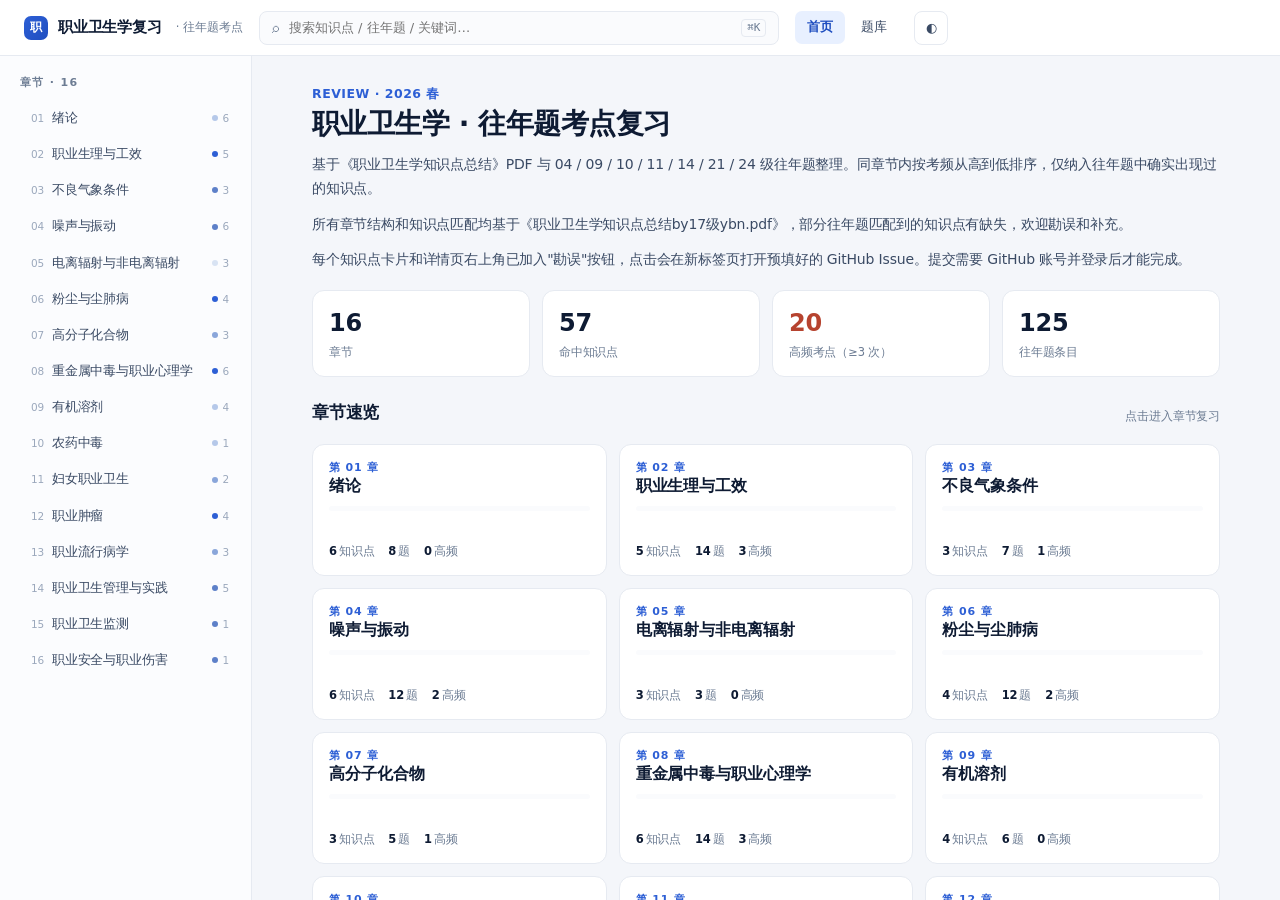
<file: index.html>
<!doctype html>
<html lang="zh-CN">
<head>
  <meta charset="utf-8"/>
  <meta name="viewport" content="width=device-width, initial-scale=1"/>
  <title>职业卫生学 · 往年题考点复习</title>
  <link rel="stylesheet" href="tokens.css"/>
  <link rel="stylesheet" href="site.css"/>
</head>
<body>
  <script src="site-data.js"></script>
  <script src="site.js"></script>
</body>
</html>
</file>
<file: tokens.css>
/* ─────────────────────────────────────────────────────────────────
   职业卫生学复习网站 — Design Tokens
   学术蓝主色 · 中等密度 · 学习友好
   ───────────────────────────────────────────────────────────────── */

:root {
  /* Colors — light (default) */
  --bg-page: #f4f6fa;
  --bg-surface: #ffffff;
  --bg-sunken: #fafbfd;
  --bg-sidebar: #fbfcfe;
  --bg-rail: #f8fafc;

  --line: #e6eaf1;
  --line-soft: #eef1f6;
  --line-strong: #d3dbe6;

  --ink-1: #0e1b33;
  --ink-2: #3a4a64;
  --ink-3: #6c7c93;
  --ink-4: #9ba8bc;

  --primary: #2d5fd5;
  --primary-700: #1f4ec0;
  --primary-300: #6a8fe0;
  --primary-100: #e8f0ff;
  --primary-050: #f3f7ff;

  /* Frequency tags — designed to be calm, not signal alarm */
  --freq-hi-fg: #b6432f;
  --freq-hi-bg: #fdebe5;
  --freq-hi-bd: #f6cdc1;

  --freq-mid-fg: #2451c5;
  --freq-mid-bg: #e6efff;
  --freq-mid-bd: #cfdcfa;

  --freq-low-fg: #4a6f5e;
  --freq-low-bg: #e6efea;
  --freq-low-bd: #cfdfd6;

  --accent-amber-fg: #8a5a14;
  --accent-amber-bg: #fbf1d9;

  /* Heat scale (考频热力) — 0..5 steps */
  --heat-0: #eef2f7;
  --heat-1: #d8e3f3;
  --heat-2: #b5c8e9;
  --heat-3: #8aa6da;
  --heat-4: #5d80c8;
  --heat-5: #2d5fd5;

  --success: #1f8a5b;
  --success-bg: #e6f3ec;

  --shadow-1: 0 1px 2px rgba(15,27,51,.04), 0 1px 1px rgba(15,27,51,.03);
  --shadow-2: 0 4px 14px rgba(15,27,51,.06), 0 1px 3px rgba(15,27,51,.04);
  --shadow-pop: 0 18px 48px rgba(15,27,51,.14), 0 4px 12px rgba(15,27,51,.08);

  /* Type */
  --font-sans: -apple-system, BlinkMacSystemFont, "PingFang SC", "Hiragino Sans GB",
               "Noto Sans SC", "Microsoft YaHei", system-ui, "Segoe UI", sans-serif;
  --font-serif: "PingFang SC", "Source Han Serif SC", "Noto Serif SC", "Songti SC",
                 "STSong", Georgia, serif;
  --font-mono: ui-monospace, "JetBrains Mono", "SF Mono", Menlo, Consolas, monospace;

  --tracking-tight: -0.012em;
  --tracking-wide: 0.04em;

  /* Reading body */
  --read-size: 15px;
  --read-leading: 1.78;
  --read-width: 720px;

  --radius-sm: 6px;
  --radius-md: 10px;
  --radius-lg: 14px;
  --radius-xl: 20px;
}

/* Eye-care (paper) */
.theme-paper {
  --bg-page: #f3eede;
  --bg-surface: #fbf6e7;
  --bg-sunken: #f5efdc;
  --bg-sidebar: #f7f1de;
  --bg-rail: #f6f0dc;
  --line: #e2d8b8;
  --line-soft: #ebe2c4;
  --line-strong: #d2c69e;
  --ink-1: #2d2616;
  --ink-2: #5a4f30;
  --ink-3: #8a7d56;
  --ink-4: #ae9f74;
  --primary: #6c5d2a;
  --primary-700: #564921;
  --primary-100: #efe6c2;
  --primary-050: #f5edcd;
  --freq-hi-fg: #8a3517;
  --freq-hi-bg: #f4dec8;
  --freq-hi-bd: #e7c399;
  --freq-mid-fg: #4a4214;
  --freq-mid-bg: #efe6bf;
  --freq-mid-bd: #ddd098;
  --freq-low-fg: #4d5b2d;
  --freq-low-bg: #ecead0;
  --heat-0: #eee5c5;
  --heat-1: #e3d6a8;
  --heat-2: #d4c389;
  --heat-3: #b8a361;
  --heat-4: #8e7937;
  --heat-5: #6c5d2a;
}

/* Dark */
.theme-dark {
  --bg-page: #0e131c;
  --bg-surface: #161c28;
  --bg-sunken: #131824;
  --bg-sidebar: #131826;
  --bg-rail: #131826;
  --line: #232a39;
  --line-soft: #1c2230;
  --line-strong: #2c3548;
  --ink-1: #e7ecf6;
  --ink-2: #b8c1d3;
  --ink-3: #8593aa;
  --ink-4: #5d6a82;
  --primary: #6e95ff;
  --primary-700: #557aef;
  --primary-300: #94afff;
  --primary-100: #1c2a4d;
  --primary-050: #161f3a;
  --freq-hi-fg: #f0a18f;
  --freq-hi-bg: #3a1f17;
  --freq-hi-bd: #5a2d20;
  --freq-mid-fg: #a3bdff;
  --freq-mid-bg: #1c2a4d;
  --freq-mid-bd: #2c3a64;
  --freq-low-fg: #8fc1ad;
  --freq-low-bg: #19281f;
  --freq-low-bd: #294431;
  --heat-0: #1a2230;
  --heat-1: #1f2c45;
  --heat-2: #28395f;
  --heat-3: #36507f;
  --heat-4: #4a6cae;
  --heat-5: #6e95ff;
  --success: #5cc795;
  --success-bg: #15281f;
  --shadow-1: 0 1px 2px rgba(0,0,0,.4);
  --shadow-2: 0 6px 18px rgba(0,0,0,.45);
  --shadow-pop: 0 18px 48px rgba(0,0,0,.55);
}

/* ─── Artboard scaffolding ─── */
.ab {
  font-family: var(--font-sans);
  color: var(--ink-1);
  background: var(--bg-page);
  width: 100%;
  height: 100%;
  font-size: 14px;
  letter-spacing: var(--tracking-tight);
  -webkit-font-smoothing: antialiased;
  font-feature-settings: "tnum" 1, "ss01" 1;
}
.ab * { box-sizing: border-box; }
.ab a { color: inherit; text-decoration: none; }

/* shared chips/buttons */
.chip {
  display: inline-flex; align-items: center; gap: 4px;
  height: 22px; padding: 0 8px;
  border-radius: 999px;
  font-size: 11.5px; font-weight: 500;
  letter-spacing: 0;
  white-space: nowrap;
}
.chip-hi  { color: var(--freq-hi-fg);  background: var(--freq-hi-bg);  box-shadow: inset 0 0 0 1px var(--freq-hi-bd); }
.chip-mid { color: var(--freq-mid-fg); background: var(--freq-mid-bg); box-shadow: inset 0 0 0 1px var(--freq-mid-bd); }
.chip-low { color: var(--freq-low-fg); background: var(--freq-low-bg); box-shadow: inset 0 0 0 1px var(--freq-low-bd); }
.chip-ghost { color: var(--ink-3); background: transparent; box-shadow: inset 0 0 0 1px var(--line); }
.chip-solid { color: #fff; background: var(--primary); }

.btn {
  display: inline-flex; align-items: center; gap: 6px;
  height: 32px; padding: 0 12px;
  border-radius: 8px;
  border: 1px solid var(--line);
  background: var(--bg-surface);
  color: var(--ink-1);
  font-size: 13px; font-weight: 500;
  cursor: pointer;
}
.btn-primary { background: var(--primary); color: #fff; border-color: transparent; }
.btn-primary:hover { background: var(--primary-700); }
.btn-ghost { background: transparent; border-color: transparent; color: var(--ink-2); }

.kbd {
  display: inline-flex; align-items: center;
  height: 18px; min-width: 18px; padding: 0 5px;
  border-radius: 4px;
  background: var(--bg-sunken);
  border: 1px solid var(--line);
  font: 11px var(--font-mono);
  color: var(--ink-3);
}

.divider { height: 1px; background: var(--line); }

.muted { color: var(--ink-3); }
.dim   { color: var(--ink-4); }

/* utility text */
.eyebrow {
  font-size: 11px; font-weight: 600;
  letter-spacing: 0.12em; text-transform: uppercase;
  color: var(--ink-3);
}

/* scrollbar hide inside artboards */
.ab ::-webkit-scrollbar { display: none; }
.ab { scrollbar-width: none; }
</file>
<file: site.css>
/* ─────────────────────────────────────────────────────────────────
   Review site — layout styles on top of tokens.css
   ───────────────────────────────────────────────────────────────── */

* { box-sizing: border-box; }
html, body { margin: 0; padding: 0; height: 100%; }
body {
  font-family: var(--font-sans);
  font-size: 14px;
  line-height: 1.55;
  background: var(--bg-page);
  color: var(--ink-1);
  letter-spacing: var(--tracking-tight);
  -webkit-font-smoothing: antialiased;
}
a { color: inherit; text-decoration: none; }
button { font-family: inherit; }

/* ── App shell ────────────────────────────────────────────────── */
.app {
  display: grid;
  grid-template-rows: 56px 1fr;
  height: 100vh;
}
.topbar {
  display: flex;
  align-items: center;
  gap: 16px;
  padding: 0 24px;
  background: var(--bg-surface);
  border-bottom: 1px solid var(--line);
  z-index: 10;
}
.brand {
  display: flex; align-items: center; gap: 10px;
  font-weight: 600; font-size: 15px;
  cursor: pointer;
}
.brand-dot {
  width: 24px; height: 24px; border-radius: 7px;
  background: linear-gradient(135deg, var(--primary), var(--primary-700));
  display: inline-flex; align-items: center; justify-content: center;
  color: #fff; font-size: 12px; font-weight: 700;
}
.brand-sub {
  font-size: 11.5px; color: var(--ink-3); font-weight: 400;
  letter-spacing: 0;
  margin-left: 4px;
}
.search-box {
  flex: 1; max-width: 520px;
  display: flex; align-items: center; gap: 8px;
  height: 34px; padding: 0 12px;
  background: var(--bg-sunken);
  border: 1px solid var(--line);
  border-radius: 8px;
  color: var(--ink-3);
  cursor: text;
}
.search-box:focus-within {
  border-color: var(--primary-300);
  background: var(--bg-surface);
}
.search-box input {
  flex: 1; border: none; outline: none; background: transparent;
  font-size: 13px; color: var(--ink-1);
  font-family: inherit;
}
.topbar nav {
  display: flex; gap: 4px;
}
.topbar nav a {
  padding: 6px 12px; border-radius: 7px;
  font-size: 13px; color: var(--ink-2); font-weight: 500;
}
.topbar nav a.active {
  background: var(--primary-100); color: var(--primary-700); font-weight: 600;
}
.topbar nav a:hover:not(.active) { background: var(--bg-sunken); }
.icon-btn {
  width: 34px; height: 34px; border-radius: 8px;
  border: 1px solid var(--line);
  background: var(--bg-surface); color: var(--ink-2);
  cursor: pointer;
  display: inline-flex; align-items: center; justify-content: center;
  font-size: 13px;
}
.icon-btn:hover { border-color: var(--line-strong); }

/* ── Main grid ──────────────────────────────────────────────── */
.main {
  display: grid;
  grid-template-columns: 252px 1fr;
  min-height: 0; overflow: hidden;
}
.sidebar {
  background: var(--bg-sidebar);
  border-right: 1px solid var(--line);
  overflow-y: auto;
  padding: 18px 12px;
}
.sidebar h4 {
  margin: 0 8px 10px;
  font-size: 11px; font-weight: 600;
  letter-spacing: .12em;
  color: var(--ink-3);
  text-transform: uppercase;
}
.sidebar ol {
  list-style: none; margin: 0; padding: 0;
  display: flex; flex-direction: column; gap: 2px;
}
.sidebar a.ch {
  display: grid;
  grid-template-columns: 22px 1fr auto;
  align-items: center;
  gap: 8px;
  padding: 7px 10px;
  border-radius: 8px;
  font-size: 13px;
  color: var(--ink-2);
  cursor: pointer;
}
.sidebar a.ch:hover { background: var(--bg-sunken); }
.sidebar a.ch.active {
  background: var(--primary-100);
  color: var(--primary-700);
  font-weight: 600;
}
.sidebar .ch-num {
  font-size: 10.5px;
  color: var(--ink-4);
  font-variant-numeric: tabular-nums;
  text-align: right;
}
.sidebar a.ch.active .ch-num { color: var(--primary); }
.sidebar .ch-title { overflow: hidden; text-overflow: ellipsis; white-space: nowrap; }
.sidebar .ch-meta {
  font-size: 10.5px;
  color: var(--ink-4);
  display: inline-flex; align-items: center; gap: 4px;
  font-variant-numeric: tabular-nums;
}
.sidebar .ch-dot {
  width: 6px; height: 6px; border-radius: 99px;
  background: var(--heat-3);
}
.ch-dot.lvl-1 { background: var(--heat-1); }
.ch-dot.lvl-2 { background: var(--heat-2); }
.ch-dot.lvl-3 { background: var(--heat-3); }
.ch-dot.lvl-4 { background: var(--heat-4); }
.ch-dot.lvl-5 { background: var(--heat-5); }

/* ── Content area ───────────────────────────────────────────── */
.content {
  overflow-y: auto;
  background: var(--bg-page);
}
.content-inner {
  max-width: 980px;
  padding: 28px 36px 80px;
  margin: 0 auto;
}

/* breadcrumb */
.crumb {
  display: flex; align-items: center; gap: 6px;
  font-size: 12px; color: var(--ink-3);
  margin-bottom: 14px;
}
.crumb a { color: var(--ink-3); cursor: pointer; }
.crumb a:hover { color: var(--ink-1); }
.crumb .sep { color: var(--ink-4); }

/* page heading */
.page-title {
  font-size: 28px; font-weight: 600; margin: 0;
  letter-spacing: -0.018em;
  line-height: 1.2;
}
.page-eyebrow {
  font-size: 12.5px;
  font-weight: 600;
  color: var(--primary);
  letter-spacing: 0.04em;
  margin-bottom: 4px;
}
.page-sub {
  margin: 12px 0 0;
  color: var(--ink-2);
  font-size: 14px;
  line-height: 1.7;
}

/* card */
.card {
  background: var(--bg-surface);
  border: 1px solid var(--line);
  border-radius: 12px;
  box-shadow: var(--shadow-1);
}
.card-pad { padding: 16px 18px; }
.card.elev { box-shadow: var(--shadow-2); }

/* stat */
.stat-row {
  display: grid;
  grid-template-columns: repeat(4, 1fr);
  gap: 12px;
  margin: 18px 0 22px;
}
.stat {
  background: var(--bg-surface);
  border: 1px solid var(--line);
  border-radius: 12px;
  padding: 14px 16px;
}
.stat .v { font-size: 24px; font-weight: 600; font-variant-numeric: tabular-nums; }
.stat .k { font-size: 11.5px; color: var(--ink-3); margin-top: 2px; }
.stat.hi .v { color: var(--freq-hi-fg); }

/* heat strip */
.heat-strip {
  margin: 14px 0 22px;
  padding: 14px 16px;
  border-radius: 12px;
  background: var(--bg-surface);
  border: 1px solid var(--line);
  box-shadow: var(--shadow-1);
}
.heat-strip-head {
  display: flex; align-items: center; justify-content: space-between;
  margin-bottom: 10px;
}
.heat-bars {
  display: flex; align-items: flex-end; gap: 4px;
  height: 60px;
}
.heat-col {
  flex: 1;
  display: flex; flex-direction: column; align-items: center; gap: 4px;
  cursor: pointer;
}
.heat-bar {
  width: 100%;
  border-radius: 4px 4px 2px 2px;
  transition: filter .15s;
}
.heat-col:hover .heat-bar { filter: brightness(0.9); }
.heat-col .lbl { font-size: 9.5px; color: var(--ink-4); font-variant-numeric: tabular-nums; }
.heat-legend {
  display: flex; align-items: center; gap: 5px;
  font-size: 10.5px; color: var(--ink-3);
}
.heat-cell {
  width: 9px; height: 9px; border-radius: 2px;
}

/* KP card */
.kp {
  background: var(--bg-surface);
  border: 1px solid var(--line);
  border-radius: 12px;
  box-shadow: var(--shadow-1);
  margin-bottom: 12px;
  overflow: hidden;
  transition: border-color .15s, box-shadow .15s;
}
.kp.expanded {
  border-color: var(--primary-300);
  box-shadow: 0 4px 18px rgba(45,95,213,.10);
}
.kp-head {
  padding: 16px 18px;
  display: grid;
  grid-template-columns: 30px 1fr auto;
  gap: 14px;
  align-items: flex-start;
  cursor: pointer;
  user-select: none;
}
.kp-num {
  width: 28px; height: 28px; border-radius: 8px;
  background: var(--bg-sunken);
  color: var(--ink-3);
  display: inline-flex; align-items: center; justify-content: center;
  font-size: 12px; font-weight: 600; font-variant-numeric: tabular-nums;
}
.kp.hi .kp-num { background: var(--freq-hi-bg); color: var(--freq-hi-fg); }
.kp.mid .kp-num { background: var(--primary-100); color: var(--primary); }
.kp-title {
  font-size: 15.5px; font-weight: 600;
  color: var(--ink-1);
  line-height: 1.4;
  letter-spacing: -.005em;
}
.kp-meta {
  display: flex; align-items: center; gap: 10px; flex-wrap: wrap;
  margin-top: 8px;
  font-size: 11.5px; color: var(--ink-3);
}
.kp-meta .sec {
  font-family: var(--font-mono);
  color: var(--ink-2);
  font-size: 11px;
}
.kp-meta .dim { color: var(--ink-4); }
.kp-actions { display: flex; align-items: center; gap: 4px; }
.kp-actions button {
  height: 30px; padding: 0 10px;
  border: none; background: transparent;
  color: var(--ink-3); cursor: pointer;
  border-radius: 7px; font-size: 12px;
}
.kp-actions button:hover { background: var(--bg-sunken); }
.kp-actions button.on { color: var(--success); }

.kp-body {
  padding: 0 18px 18px 60px;
}
.kp-section {
  background: var(--bg-sunken);
  border-radius: 10px;
  padding: 14px 16px;
  display: flex; flex-direction: column; gap: 12px;
}
.kp-section h5 {
  margin: 0 0 4px;
  font-size: 10.5px; font-weight: 600;
  letter-spacing: .06em;
  color: var(--ink-3);
  text-transform: none;
}
.kp-section .basis {
  font-size: 12.5px;
  color: var(--ink-2);
  line-height: 1.6;
  margin: 0;
}
.kp-section .excerpt {
  font-family: var(--font-serif);
  font-size: 14px;
  color: var(--ink-1);
  line-height: 1.78;
  margin: 0;
  white-space: pre-wrap;
}
.kp-section .section-path {
  font-size: 12px;
  color: var(--ink-3);
  margin: 0;
  line-height: 1.6;
}

/* questions list */
.q-list { display: flex; flex-direction: column; gap: 8px; }
.q {
  display: grid;
  grid-template-columns: auto 1fr;
  gap: 10px;
  padding: 11px 14px;
  border-radius: 9px;
  background: var(--bg-surface);
  border: 1px solid var(--line);
}
.q-tag {
  display: inline-flex; align-items: center; gap: 4px;
  padding: 1px 7px;
  border-radius: 4px;
  background: var(--bg-sunken);
  font-size: 10.5px; color: var(--ink-3);
  height: 18px; margin-top: 1px;
  white-space: nowrap;
}
.q-text {
  font-size: 13px; line-height: 1.6;
  color: var(--ink-1);
  white-space: pre-wrap;
}
.q-src {
  display: block;
  margin-top: 4px;
  font-size: 11px;
  color: var(--ink-4);
}

/* freq chip */
.fchip {
  display: inline-flex; align-items: center; gap: 4px;
  height: 20px; padding: 0 8px;
  border-radius: 99px;
  font-size: 11px; font-weight: 600;
  font-variant-numeric: tabular-nums;
}
.fchip.hi  { color: var(--freq-hi-fg);  background: var(--freq-hi-bg);  box-shadow: inset 0 0 0 1px var(--freq-hi-bd); }
.fchip.mid { color: var(--freq-mid-fg); background: var(--freq-mid-bg); box-shadow: inset 0 0 0 1px var(--freq-mid-bd); }
.fchip.low { color: var(--freq-low-fg); background: var(--freq-low-bg); box-shadow: inset 0 0 0 1px var(--freq-low-bd); }

/* chapter grid (home) */
.ch-grid {
  display: grid;
  grid-template-columns: repeat(auto-fill, minmax(244px, 1fr));
  gap: 12px;
  margin: 18px 0 24px;
}
.ch-card {
  background: var(--bg-surface);
  border: 1px solid var(--line);
  border-radius: 12px;
  padding: 14px 16px;
  cursor: pointer;
  transition: border-color .15s, transform .15s;
  display: flex; flex-direction: column; gap: 10px;
  min-height: 132px;
}
.ch-card:hover { border-color: var(--primary-300); transform: translateY(-1px); }
.ch-card .ch-no {
  font-size: 11px; font-weight: 600; color: var(--primary);
  letter-spacing: .08em;
}
.ch-card .ch-name {
  font-size: 16px; font-weight: 600; line-height: 1.3;
  color: var(--ink-1);
  letter-spacing: -.005em;
}
.ch-card .ch-stats {
  display: flex; gap: 14px;
  font-size: 11.5px; color: var(--ink-3);
  margin-top: auto;
}
.ch-card .ch-stats b {
  color: var(--ink-1); font-weight: 600;
  font-variant-numeric: tabular-nums;
  margin-right: 2px;
}
.ch-card .ch-bar {
  height: 5px; border-radius: 99px;
  background: var(--bg-sunken);
  overflow: hidden;
}
.ch-card .ch-bar > span {
  display: block; height: 100%;
  background: linear-gradient(90deg, var(--heat-3), var(--heat-5));
}

/* tabs */
.tabs {
  display: flex; gap: 4px;
  border-bottom: 1px solid var(--line);
  margin: 18px 0 14px;
}
.tabs button {
  background: transparent; border: none; cursor: pointer;
  padding: 8px 14px;
  font-size: 13px; color: var(--ink-3);
  font-weight: 500;
  border-bottom: 2px solid transparent;
  margin-bottom: -1px;
}
.tabs button.active {
  color: var(--ink-1); font-weight: 600;
  border-bottom-color: var(--ink-1);
}

/* filter chips */
.filters {
  display: flex; align-items: center; gap: 8px; flex-wrap: wrap;
  margin: 0 0 16px;
}
.filters .label {
  font-size: 11.5px; color: var(--ink-3); margin-right: 4px;
}
.filters button {
  height: 28px; padding: 0 11px;
  border-radius: 7px;
  border: 1px solid var(--line);
  background: var(--bg-surface);
  color: var(--ink-2);
  font-size: 12px;
  cursor: pointer;
}
.filters button.active {
  background: var(--primary);
  border-color: transparent;
  color: #fff; font-weight: 600;
}

/* search results */
.search-result-grp {
  margin-bottom: 20px;
}
.search-result-grp h3 {
  margin: 0 0 10px;
  font-size: 12px; font-weight: 600;
  letter-spacing: .12em;
  color: var(--ink-3);
  text-transform: uppercase;
}
mark {
  background: var(--accent-amber-bg);
  color: var(--accent-amber-fg);
  padding: 0 2px; border-radius: 3px;
}

/* command palette */
.palette-veil {
  position: fixed; inset: 0;
  background: rgba(15,27,51,.45);
  backdrop-filter: blur(2px);
  z-index: 100;
  display: flex; align-items: flex-start; justify-content: center;
  padding-top: 12vh;
}
.palette {
  width: 640px; max-width: 92vw;
  background: var(--bg-surface);
  border: 1px solid var(--line);
  border-radius: 14px;
  box-shadow: var(--shadow-pop);
  overflow: hidden;
  max-height: 70vh;
  display: flex; flex-direction: column;
}
.palette-head {
  display: flex; align-items: center; gap: 10px;
  padding: 12px 16px;
  border-bottom: 1px solid var(--line);
}
.palette-head input {
  flex: 1; border: none; outline: none; background: transparent;
  font-size: 15px; color: var(--ink-1);
  font-family: inherit;
}
.palette-list {
  overflow-y: auto;
  padding: 8px 0;
}
.palette-empty {
  padding: 26px 16px; text-align: center;
  color: var(--ink-3); font-size: 13px;
}

/* utility */
.muted { color: var(--ink-3); }
.dim { color: var(--ink-4); }
.kbd {
  display: inline-flex; align-items: center;
  height: 18px; padding: 0 5px;
  border-radius: 4px;
  background: var(--bg-sunken);
  border: 1px solid var(--line);
  font: 11px var(--font-mono);
  color: var(--ink-3);
}
.eyebrow {
  font-size: 11px; font-weight: 600;
  letter-spacing: .12em; text-transform: uppercase;
  color: var(--ink-3);
}
.empty {
  padding: 40px 0; text-align: center; color: var(--ink-3); font-size: 13px;
}

/* ── Mobile menu button (hamburger) ───────────────────────── */
.menu-btn { display: none; }
.menu-icon,
.menu-icon::before,
.menu-icon::after {
  content: "";
  display: block;
  width: 16px;
  height: 2px;
  background: currentColor;
  border-radius: 2px;
  position: relative;
}
.menu-icon::before { position: absolute; top: -5px; left: 0; }
.menu-icon::after  { position: absolute; top:  5px; left: 0; }

/* sidebar backdrop (mobile only) */
.sidebar-backdrop {
  display: none;
  position: fixed;
  inset: 0;
  background: rgba(15, 27, 51, .42);
  backdrop-filter: blur(1px);
  z-index: 40;
}

/* ── Tablet (≤ 960px): collapse sidebar into a drawer ───── */
@media (max-width: 960px) {
  .menu-btn { display: inline-flex; }

  .topbar {
    padding: 0 14px;
    gap: 10px;
  }
  .brand-sub { display: none; }
  .search-box { max-width: none; }
  .search-box .kbd { display: none; }

  .main { grid-template-columns: 1fr; }

  /* Sidebar becomes an off-canvas drawer */
  .sidebar {
    display: block;
    position: fixed;
    top: 56px;
    left: 0;
    width: 280px;
    max-width: 84vw;
    height: calc(100vh - 56px);
    z-index: 50;
    transform: translateX(-100%);
    transition: transform .22s ease;
    box-shadow: 0 12px 32px rgba(15, 27, 51, .18);
    padding: 14px 10px 60px;
  }
  body.sidebar-open .sidebar { transform: translateX(0); }
  body.sidebar-open .sidebar-backdrop { display: block; }

  .content-inner {
    padding: 20px 16px 60px;
    max-width: 100%;
  }

  .stat-row {
    grid-template-columns: repeat(2, 1fr) !important;
    gap: 10px;
    min-width: 0 !important;
  }
}

/* ── Phone (≤ 640px): tighter layout, stack actions ────── */
@media (max-width: 640px) {
  .topbar {
    padding: 0 10px;
    gap: 8px;
  }
  .brand-text { display: none; }
  .brand { gap: 0; }
  .topbar nav { gap: 2px; }
  .topbar nav a {
    padding: 5px 8px;
    font-size: 12.5px;
  }
  .icon-btn { width: 32px; height: 32px; }
  .search-box { height: 32px; padding: 0 10px; font-size: 12.5px; }
  .search-box input { font-size: 12.5px; }

  .content-inner {
    padding: 16px 14px 60px;
  }

  .page-title { font-size: 22px; line-height: 1.25; }
  .page-eyebrow { font-size: 11.5px; }
  .page-sub { font-size: 13px; }

  /* Stat cards: tighter and 2 wide */
  .stat { padding: 10px 12px; }
  .stat .v { font-size: 19px; }
  .stat .k { font-size: 11px; }

  /* Chapter heading: side-by-side stat block stacks fully */
  .stat-row { gap: 8px; margin: 14px 0 18px; }

  /* Chapter grid: single column on phone */
  .ch-grid {
    grid-template-columns: 1fr;
    gap: 10px;
  }
  .ch-card { min-height: 0; padding: 12px 14px; }
  .ch-card .ch-name { font-size: 15px; }

  /* Heat strip */
  .heat-strip { padding: 12px 12px; }
  .heat-bars { height: 50px; gap: 3px; }
  .heat-col .lbl { font-size: 9px; }

  /* KP card */
  .kp-head {
    padding: 12px 14px;
    grid-template-columns: 28px 1fr;
    gap: 10px;
  }
  .kp-num { width: 24px; height: 24px; font-size: 11px; }
  .kp-title { font-size: 14px; line-height: 1.4; }
  .kp-meta {
    font-size: 11px;
    gap: 6px 8px;
    margin-top: 6px;
  }
  .kp-actions {
    grid-column: 1 / -1;
    justify-content: flex-end;
    margin-top: 4px;
    border-top: 1px dashed var(--line-soft);
    padding-top: 8px;
  }
  .kp-actions button { height: 28px; padding: 0 10px; }
  .kp-body {
    padding: 0 14px 14px 14px;
  }
  .kp-section { padding: 12px 12px; }
  .kp-section .excerpt { font-size: 13.5px; line-height: 1.7; }

  /* Tabs: horizontal scroll */
  .tabs {
    overflow-x: auto;
    flex-wrap: nowrap;
    -webkit-overflow-scrolling: touch;
    scrollbar-width: none;
  }
  .tabs::-webkit-scrollbar { display: none; }
  .tabs button {
    white-space: nowrap;
    flex: 0 0 auto;
    padding: 8px 10px;
    font-size: 12.5px;
  }

  /* Filter chips: shrink */
  .filters {
    gap: 6px;
    margin: 0 0 12px;
  }
  .filters button {
    height: 26px;
    padding: 0 9px;
    font-size: 11.5px;
  }
  .filters .label { font-size: 11px; }

  /* Question rows in exercises view: stack the year + type tags above text */
  .q[style*="grid-template-columns: 60px auto 1fr"] {
    grid-template-columns: auto auto !important;
    grid-template-rows: auto auto;
    row-gap: 6px;
  }
  .q[style*="grid-template-columns: 60px auto 1fr"] > div {
    grid-column: 1 / -1;
  }

  /* Crumb wrap */
  .crumb { flex-wrap: wrap; row-gap: 4px; }

  /* Command palette: full-width on phone */
  .palette-veil { padding-top: 8vh; }
  .palette {
    width: 100%;
    max-width: 96vw;
    max-height: 80vh;
  }
  .palette-head input { font-size: 14px; }
}

/* ── Very small screens (≤ 380px) ───────────────────────── */
@media (max-width: 380px) {
  .stat-row { grid-template-columns: 1fr 1fr !important; }
  .topbar nav a { padding: 4px 6px; font-size: 12px; }
  .search-box span[aria-hidden="true"] { display: none; }
  .page-title { font-size: 20px; }
}
</file>
